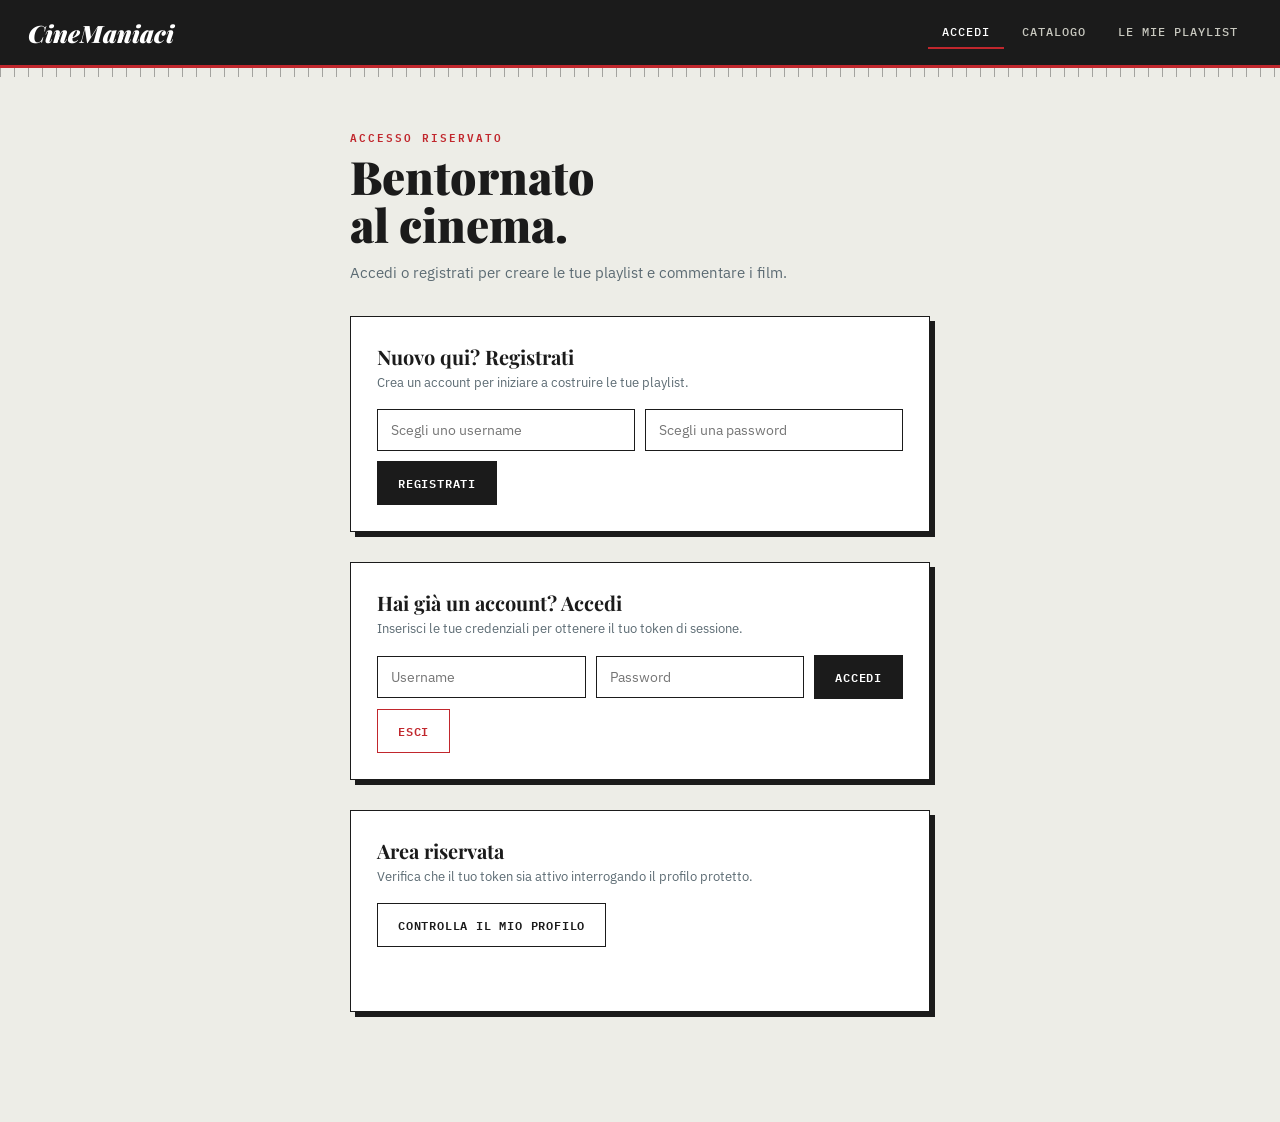
<file: progetto/html/login.html>
<!DOCTYPE html>
<html lang="it">
<head>
    <meta charset="UTF-8">
    <meta name="viewport" content="width=device-width, initial-scale=1.0">
    <title>CineManiaci - Accedi</title>
    <link rel="stylesheet" href="../css/login.css">
</head>
<body>

    <nav class="top-nav">
        <span class="brand">CineManiaci</span>
        <div class="nav-links">
            <a href="login.html" class="active">Accedi</a>
            <a href="catalogo.html">Catalogo</a>
            <a href="playlist.html">Le mie Playlist</a>
        </div>
    </nav>
    <div class="ruler-divider"></div>

    <main>
        <div class="eyebrow">Accesso riservato</div>
        <h1 class="page-title">Bentornato<br>al cinema.</h1>
        <p class="page-sub">Accedi o registrati per creare le tue playlist e commentare i film.</p>

        <div class="card">
            <h3>Nuovo qui? Registrati</h3>
            <p class="hint">Crea un account per iniziare a costruire le tue playlist.</p>
            <div class="field-row">
                <input type="text" id="regUser" placeholder="Scegli uno username">
                <input type="password" id="regPass" placeholder="Scegli una password">
                <button class="btn" onclick="eseguiRegistrazione()">Registrati</button>
            </div>
        </div>

        <div class="card">
            <h3>Hai già un account? Accedi</h3>
            <p class="hint">Inserisci le tue credenziali per ottenere il tuo token di sessione.</p>
            <div class="field-row">
                <input type="text" id="logUser" placeholder="Username">
                <input type="password" id="logPass" placeholder="Password">
                <button class="btn" onclick="eseguiLogin()">Accedi</button>
                <button class="btn btn-danger" onclick="eseguiLogout()">Esci</button>
            </div>
        </div>

        <div class="card">
            <h3>Area riservata</h3>
            <p class="hint">Verifica che il tuo token sia attivo interrogando il profilo protetto.</p>
            <button class="btn btn-outline" onclick="controllaMioProfilo()">Controlla il mio profilo</button>
            <div id="boxRisultato" class="result-box"></div>
        </div>
    </main>

    <script src="../js/login.js"></script>
</body>
</html>
</file>
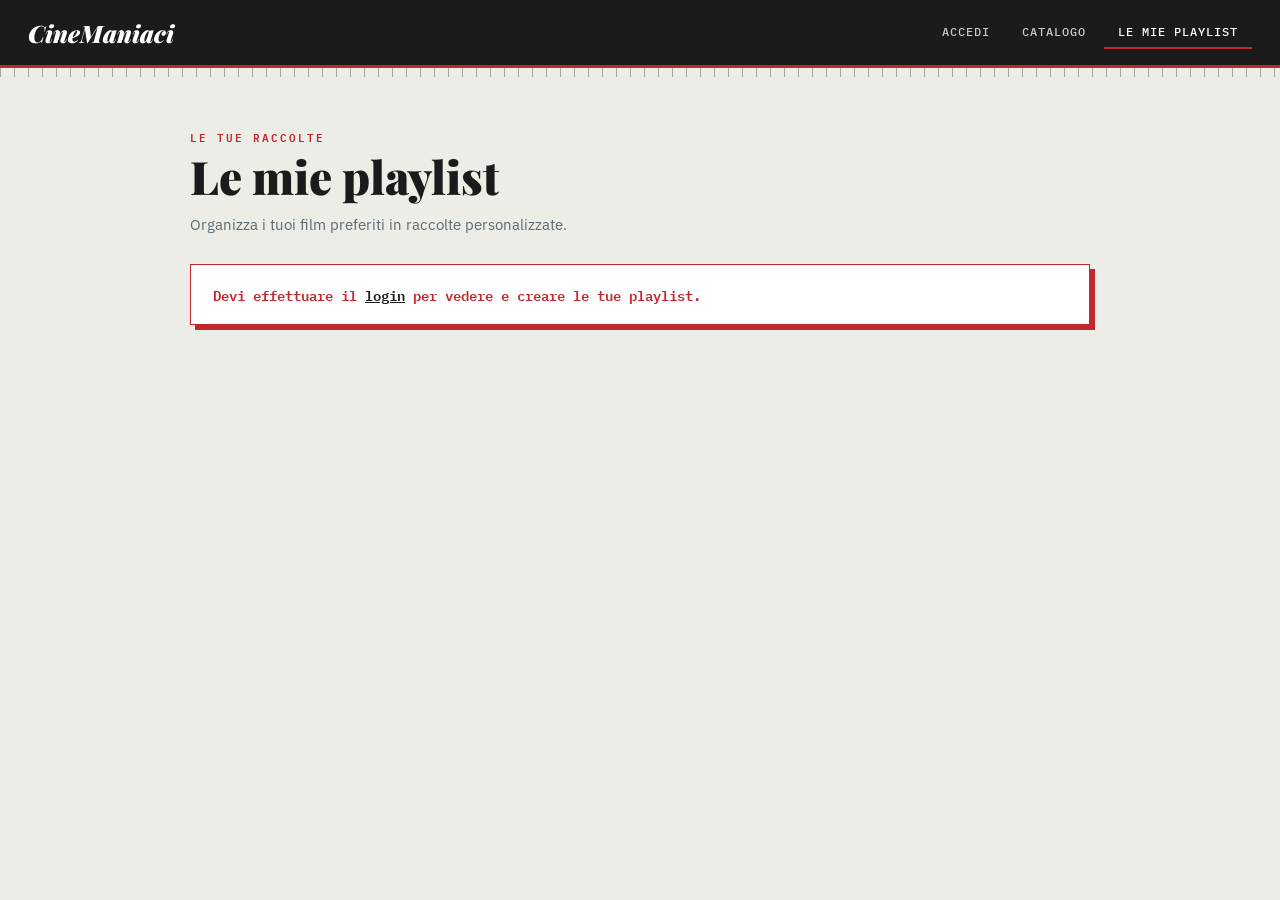
<file: progetto/html/playlist.html>
<!DOCTYPE html>
<html lang="it">
<head>
    <meta charset="UTF-8">
    <meta name="viewport" content="width=device-width, initial-scale=1.0">
    <title>CineManiaci - Le mie Playlist</title>
    <link rel="stylesheet" href="../css/playlist.css">
</head>
<body>

    <nav class="top-nav">
        <span class="brand">CineManiaci</span>
        <div class="nav-links">
            <a href="login.html">Accedi</a>
            <a href="catalogo.html">Catalogo</a>
            <a href="playlist.html" class="active">Le mie Playlist</a>
        </div>
    </nav>
    <div class="ruler-divider"></div>

    <main>
        <div class="eyebrow">Le tue raccolte</div>
        <h1 class="page-title">Le mie playlist</h1>
        <p class="page-sub">Organizza i tuoi film preferiti in raccolte personalizzate.</p>

        <p id="messaggioLogin">
            Devi effettuare il <a href="login.html">login</a> per vedere e creare le tue playlist.
        </p>

        <div id="areaPlaylist" style="display:none;">

            <div class="card">
                <h3>Crea una nuova playlist</h3>
                <div class="field-row">
                    <input type="text" id="nuovoNome" placeholder="Nome playlist">
                    <input type="text" id="nuovaDescrizione" placeholder="Descrizione (opzionale)">
                    <label class="check"><input type="checkbox" id="nuovoPubblico" checked> Pubblica</label>
                    <button class="btn" onclick="creaPlaylist()">Crea</button>
                </div>
            </div>

            <h2 class="section-title">Le mie liste</h2>
            <div id="listaPlaylist" class="playlist-grid"></div>

            <div id="dettaglioPlaylist" class="ticket">
                <div class="ticket-top">
                    <h2 id="dettaglioNome"></h2>
                    <p id="dettaglioDescrizione"></p>
                </div>

                <h3 class="sub-title">Film nella playlist</h3>
                <ul id="dettaglioFilmLista"></ul>

                <h3 class="sub-title">Aggiungi un film dal catalogo</h3>
                <div class="search-inline">
                    <input type="text" id="campoCercaFilm" placeholder="Cerca titolo nel database...">
                    <button class="btn btn-outline btn-sm" onclick="cercaFilmPerPlaylist()">Cerca</button>
                </div>
                <div id="risultatiRicercaFilm"></div>

                <h3 class="sub-title">Il film non c'è? Aggiungilo manualmente</h3>
                <div class="manual-box">
                    <input type="text" id="manualeTitolo" placeholder="Titolo">
                    <input type="number" id="manualeAnno" placeholder="Anno">
                    <input type="text" id="manualeLocandina" placeholder="URL locandina (opzionale)">
                    <textarea id="manualeTrama" placeholder="Trama (opzionale)"></textarea>
                    <button class="btn" onclick="aggiungiFilmManuale()">Aggiungi e inserisci in playlist</button>
                </div>
            </div>
        </div>
    </main>

    <script src="../js/playlist.js"></script>
</body>
</html>
</file>
<file: progetto/css/login.css>
@import url('https://fonts.googleapis.com/css2?family=Playfair+Display:wght@700;900&family=IBM+Plex+Mono:wght@400;500;600&family=IBM+Plex+Sans:wght@400;500;600;700&display=swap');

:root {
    --bg: #EDEDE7;
    --card: #FFFFFF;
    --ink: #1B1B1B;
    --ink-muted: #5C6B73;
    --red: #C1272D;
    --sage: #4F7942;
    --font-display: 'Playfair Display', serif;
    --font-body: 'IBM Plex Sans', system-ui, sans-serif;
    --font-mono: 'IBM Plex Mono', monospace;
}

* { box-sizing: border-box; }

body {
    margin: 0;
    background: var(--bg);
    color: var(--ink);
    font-family: var(--font-body);
    min-height: 100vh;
}

.top-nav {
    background: var(--ink);
    border-bottom: 3px solid var(--red);
    padding: 16px 28px;
    display: flex;
    align-items: center;
    justify-content: space-between;
    flex-wrap: wrap;
    gap: 12px;
    position: sticky;
    top: 0;
    z-index: 10;
}

.brand {
    font-family: var(--font-display);
    font-style: italic;
    font-weight: 900;
    font-size: 24px;
    color: #fff;
}

.nav-links { display: flex; gap: 4px; }

.nav-links a {
    font-family: var(--font-mono);
    font-weight: 500;
    font-size: 11.5px;
    letter-spacing: 1px;
    text-transform: uppercase;
    color: #C9C9C0;
    text-decoration: none;
    padding: 8px 14px;
    border-bottom: 2px solid transparent;
    transition: all .15s;
}

.nav-links a:hover, .nav-links a.active {
    color: #fff;
    border-bottom-color: var(--red);
}

.ruler-divider {
    height: 9px;
    background-image: repeating-linear-gradient(90deg, var(--ink) 0 1px, transparent 1px 14px);
    opacity: 0.35;
}

main {
    max-width: 620px;
    margin: 0 auto;
    padding: 50px 20px 80px;
}

.eyebrow {
    font-family: var(--font-mono);
    text-transform: uppercase;
    letter-spacing: 2px;
    font-size: 11px;
    color: var(--red);
    margin-bottom: 6px;
    font-weight: 600;
}

.page-title {
    font-family: var(--font-display);
    font-weight: 900;
    font-size: 46px;
    line-height: 1.05;
    margin: 0 0 8px;
}

.page-sub {
    color: var(--ink-muted);
    font-size: 14.5px;
    margin-bottom: 34px;
}

.card {
    background: var(--card);
    border: 1px solid var(--ink);
    box-shadow: 5px 5px 0 var(--ink);
    padding: 26px;
    margin-bottom: 30px;
}

.card h3 {
    font-family: var(--font-display);
    font-weight: 700;
    font-size: 20px;
    margin: 0 0 4px;
}

.card .hint {
    font-size: 13px;
    color: var(--ink-muted);
    margin: 0 0 18px;
}

.field-row {
    display: flex;
    flex-wrap: wrap;
    gap: 10px;
    align-items: center;
}

input {
    background: #fff;
    border: 1px solid var(--ink);
    color: var(--ink);
    padding: 11px 13px;
    border-radius: 0;
    font-family: var(--font-body);
    font-size: 14px;
    flex: 1 1 190px;
}

input:focus {
    outline: 2px solid var(--red);
    outline-offset: 1px;
}

.btn {
    font-family: var(--font-mono);
    text-transform: uppercase;
    font-weight: 600;
    font-size: 11.5px;
    letter-spacing: 0.8px;
    padding: 11px 20px;
    border: 1px solid var(--ink);
    border-radius: 0;
    cursor: pointer;
    background: var(--ink);
    color: #fff;
    transition: all .15s;
    white-space: nowrap;
}

.btn:hover { background: var(--red); border-color: var(--red); }

.btn-outline { background: transparent; color: var(--ink); }
.btn-outline:hover { background: var(--ink); color: #fff; }

.btn-danger { background: transparent; border-color: var(--red); color: var(--red); }
.btn-danger:hover { background: var(--red); color: #fff; }

.result-box {
    margin-top: 18px;
    font-family: var(--font-mono);
    font-weight: 600;
    font-size: 13.5px;
    min-height: 20px;
}

.result-ok { color: var(--sage); }
.result-err { color: var(--red); }
</file>
<file: progetto/css/playlist.css>
@import url('https://fonts.googleapis.com/css2?family=Playfair+Display:wght@700;900&family=IBM+Plex+Mono:wght@400;500;600&family=IBM+Plex+Sans:wght@400;500;600;700&display=swap');

:root {
    --bg: #EDEDE7;
    --card: #FFFFFF;
    --ink: #1B1B1B;
    --ink-muted: #5C6B73;
    --red: #C1272D;
    --sage: #4F7942;
    --font-display: 'Playfair Display', serif;
    --font-body: 'IBM Plex Sans', system-ui, sans-serif;
    --font-mono: 'IBM Plex Mono', monospace;
}

* { box-sizing: border-box; }

body {
    margin: 0;
    background: var(--bg);
    color: var(--ink);
    font-family: var(--font-body);
    min-height: 100vh;
}

.top-nav {
    background: var(--ink);
    border-bottom: 3px solid var(--red);
    padding: 16px 28px;
    display: flex;
    align-items: center;
    justify-content: space-between;
    flex-wrap: wrap;
    gap: 12px;
    position: sticky;
    top: 0;
    z-index: 10;
}

.brand {
    font-family: var(--font-display);
    font-style: italic;
    font-weight: 900;
    font-size: 24px;
    color: #fff;
}

.nav-links { display: flex; gap: 4px; }

.nav-links a {
    font-family: var(--font-mono);
    font-weight: 500;
    font-size: 11.5px;
    letter-spacing: 1px;
    text-transform: uppercase;
    color: #C9C9C0;
    text-decoration: none;
    padding: 8px 14px;
    border-bottom: 2px solid transparent;
    transition: all .15s;
}

.nav-links a:hover, .nav-links a.active {
    color: #fff;
    border-bottom-color: var(--red);
}

.ruler-divider {
    height: 9px;
    background-image: repeating-linear-gradient(90deg, var(--ink) 0 1px, transparent 1px 14px);
    opacity: 0.35;
}

main {
    max-width: 940px;
    margin: 0 auto;
    padding: 50px 20px 90px;
}

.eyebrow {
    font-family: var(--font-mono);
    text-transform: uppercase;
    letter-spacing: 2px;
    font-size: 11px;
    color: var(--red);
    margin-bottom: 6px;
    font-weight: 600;
}

.page-title {
    font-family: var(--font-display);
    font-weight: 900;
    font-size: 46px;
    line-height: 1.05;
    margin: 0 0 8px;
}

.page-sub {
    color: var(--ink-muted);
    font-size: 14.5px;
    margin-bottom: 30px;
}

#messaggioLogin {
    display: none;
    background: var(--card);
    border: 1px solid var(--red);
    box-shadow: 5px 5px 0 var(--red);
    color: var(--red);
    font-family: var(--font-mono);
    font-weight: 600;
    font-size: 13.5px;
    padding: 18px 22px;
}

#messaggioLogin a { color: var(--ink); }

.card {
    background: var(--card);
    border: 1px solid var(--ink);
    box-shadow: 5px 5px 0 var(--ink);
    padding: 24px;
    margin-bottom: 30px;
}

.card h3 {
    font-family: var(--font-display);
    font-weight: 700;
    font-size: 21px;
    margin: 0 0 16px;
}

.field-row {
    display: flex;
    flex-wrap: wrap;
    gap: 10px;
    align-items: center;
}

input, textarea {
    background: #fff;
    border: 1px solid var(--ink);
    color: var(--ink);
    padding: 11px 13px;
    border-radius: 0;
    font-family: var(--font-body);
    font-size: 14px;
}

input:focus, textarea:focus {
    outline: 2px solid var(--red);
    outline-offset: 1px;
}

.field-row input[type="text"] { flex: 1 1 180px; }

label.check {
    display: flex;
    align-items: center;
    gap: 6px;
    font-family: var(--font-mono);
    font-size: 12.5px;
    color: var(--ink-muted);
}

.btn {
    font-family: var(--font-mono);
    text-transform: uppercase;
    font-weight: 600;
    font-size: 11.5px;
    letter-spacing: 0.8px;
    padding: 11px 20px;
    border: 1px solid var(--ink);
    border-radius: 0;
    cursor: pointer;
    background: var(--ink);
    color: #fff;
    transition: all .15s;
    white-space: nowrap;
}

.btn:hover { background: var(--red); border-color: var(--red); }

.btn-outline { background: transparent; color: var(--ink); }
.btn-outline:hover { background: var(--ink); color: #fff; }

.btn-danger { background: transparent; border-color: var(--red); color: var(--red); }
.btn-danger:hover { background: var(--red); color: #fff; }

.btn-sm { padding: 6px 12px; font-size: 10.5px; }

h2.section-title {
    font-family: var(--font-display);
    font-weight: 900;
    font-size: 28px;
    margin: 40px 0 16px;
}

.playlist-grid {
    display: grid;
    grid-template-columns: repeat(auto-fill, minmax(240px, 1fr));
    gap: 22px;
    margin-bottom: 14px;
}

.playlist-card {
    background: var(--card);
    border: 1px solid var(--ink);
    box-shadow: 5px 5px 0 var(--ink);
    padding: 18px;
    cursor: pointer;
    transition: transform .15s, box-shadow .15s;
}

.playlist-card:hover {
    transform: translate(-3px, -3px);
    box-shadow: 8px 8px 0 var(--red);
}

.playlist-card h4 {
    font-family: var(--font-display);
    font-weight: 900;
    font-size: 19px;
    margin: 0 0 6px;
}

.playlist-card p {
    margin: 0;
    font-size: 13px;
    color: var(--ink-muted);
}

.playlist-card .count {
    margin-top: 10px;
    font-family: var(--font-mono);
    font-size: 11.5px;
    color: var(--red);
    text-transform: uppercase;
    letter-spacing: 0.5px;
}

.empty-note {
    color: var(--ink-muted);
    font-style: italic;
    font-size: 14px;
}

.ticket {
    background: var(--card);
    border: 1px solid var(--ink);
    box-shadow: 7px 7px 0 var(--ink);
    padding: 30px;
    display: none;
}

.ticket-top {
    border-bottom: 2px dashed var(--ink);
    padding-bottom: 20px;
    margin-bottom: 20px;
}

.ticket-top h2 {
    font-family: var(--font-display);
    font-weight: 900;
    font-size: 32px;
    margin: 0 0 6px;
}

.ticket-top p {
    color: var(--ink-muted);
    font-size: 14px;
    margin: 0;
}

h3.sub-title {
    font-family: var(--font-display);
    font-weight: 700;
    font-size: 20px;
    margin: 24px 0 12px;
}

#dettaglioFilmLista {
    list-style: none;
    padding: 0;
    margin: 0 0 8px;
}

#dettaglioFilmLista li {
    display: flex;
    align-items: center;
    justify-content: space-between;
    background: var(--bg);
    border: 1px solid var(--ink);
    padding: 10px 14px;
    margin-bottom: 8px;
    font-size: 14px;
}

.search-inline {
    display: flex;
    gap: 8px;
    flex-wrap: wrap;
    margin-bottom: 10px;
}

#risultatiRicercaFilm > div {
    display: flex;
    align-items: center;
    justify-content: space-between;
    background: var(--bg);
    border: 1px solid var(--ink);
    padding: 9px 14px;
    margin-bottom: 8px;
    font-size: 14px;
}

.manual-box {
    background: var(--bg);
    border: 1px solid var(--ink);
    padding: 18px;
}

.manual-box input, .manual-box textarea {
    width: 100%;
    margin-bottom: 10px;
}

.manual-box textarea { height: 60px; resize: vertical; }
</file>
